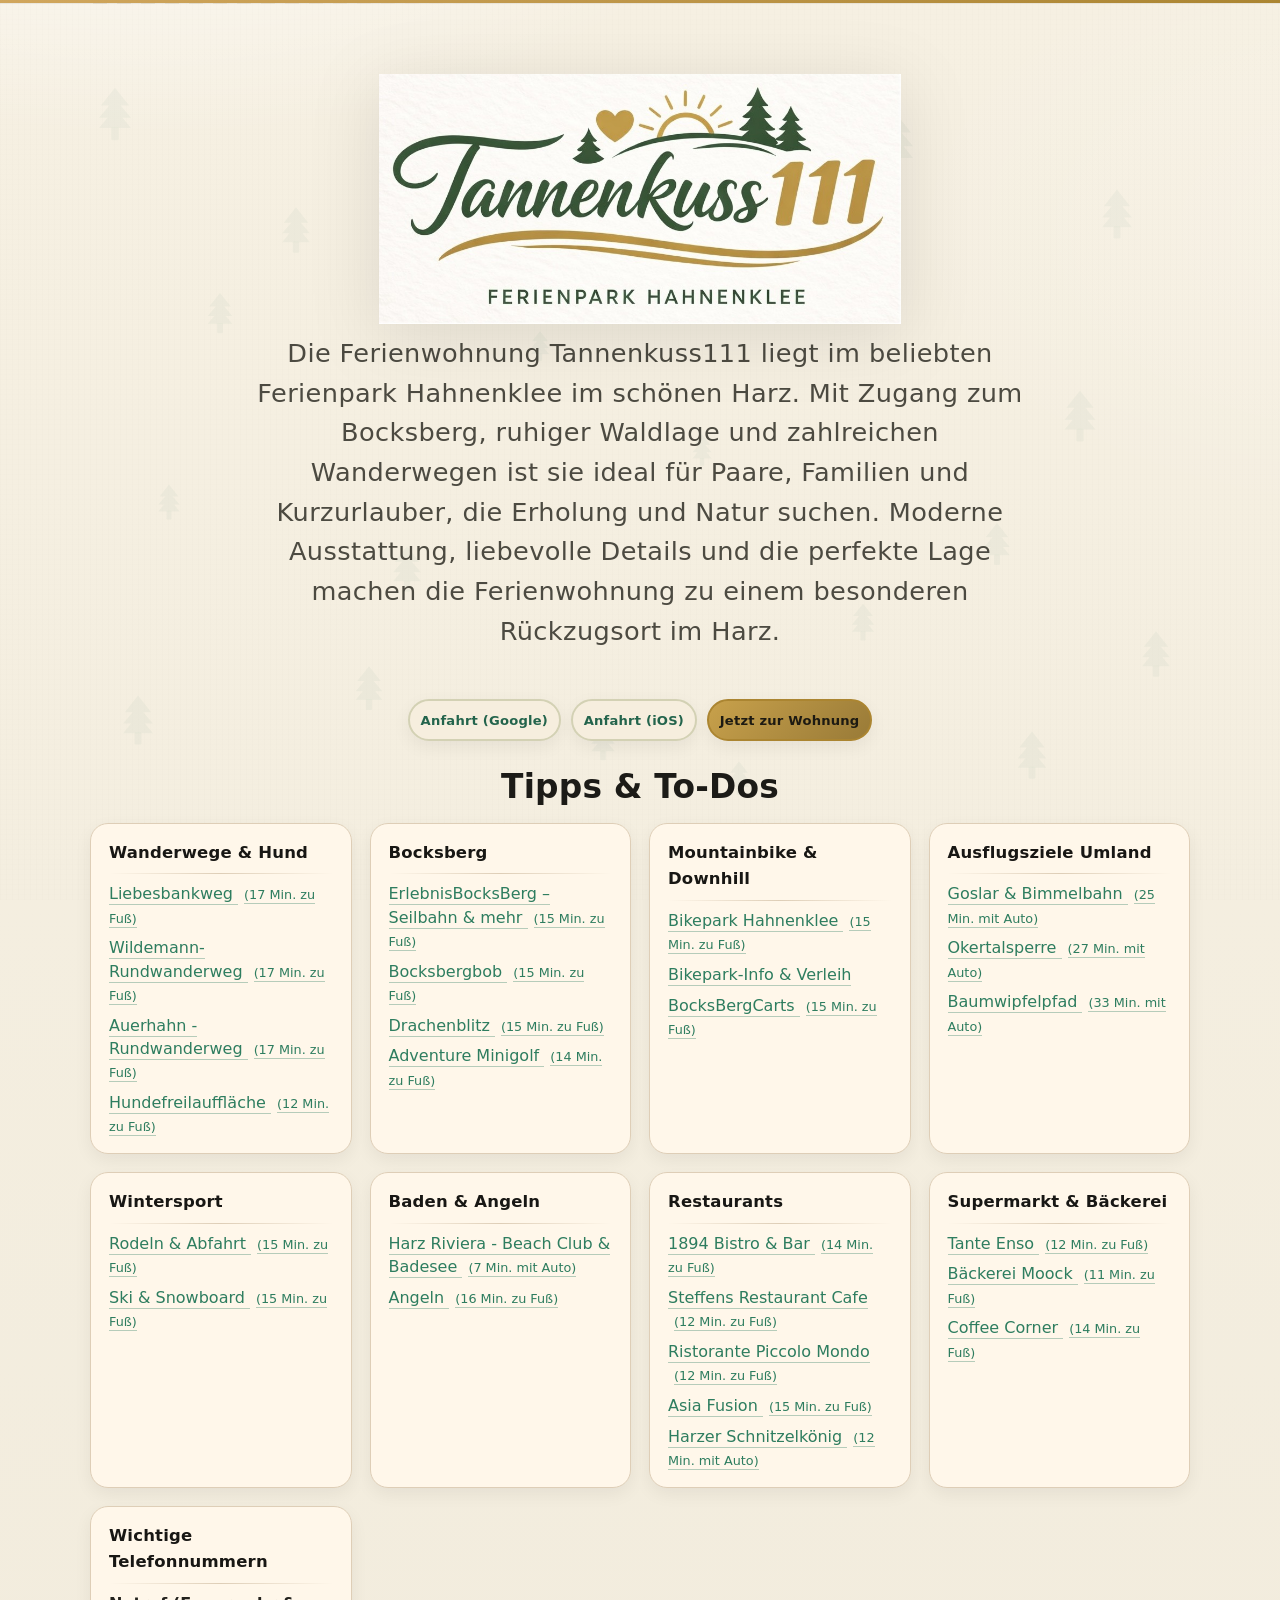
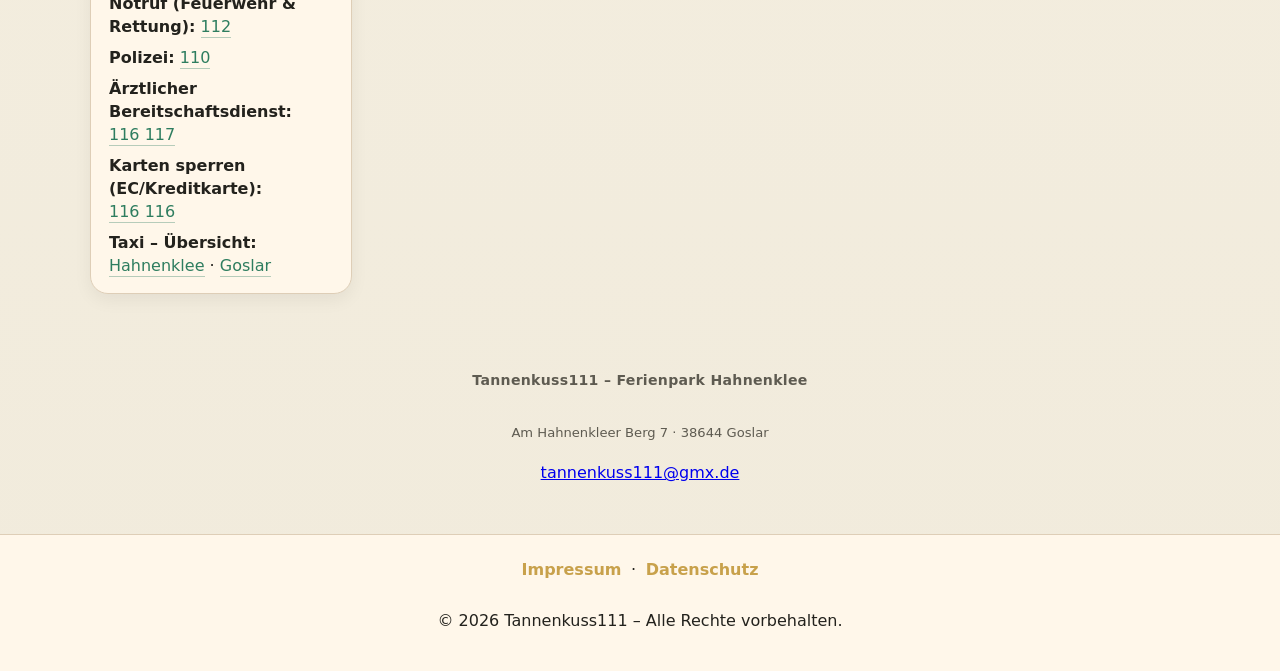
<file: index.html>
<!doctype html>
<html lang="de">
<head>
<!-- Standard SVG Favicon -->
<link rel="icon" type="image/svg+xml" href="assets/favicon.svg">

<!-- PNG Fallback 32x32 -->
<link rel="icon" type="image/png" sizes="32x32" href="assets/favicon-32.png">

<!-- Apple iPhone / iPad Icon -->
<link rel="apple-touch-icon" href="assets/apple-touch-icon.png">

<!-- Android / Chrome Icon -->
<link rel="icon" type="image/png" sizes="192x192" href="assets/icon-192.png">

  <meta charset="utf-8">
  <meta name="viewport" content="width=device-width, initial-scale=1">
  <title>Tannenkuss111 – Ferienwohnung Hahnenklee | Harz</title>

  <meta name="description" content="Tannenkuss111 – Moderne & ruhige Ferienwohnung im Ferienpark Hahnenklee im Harz. Perfekt für Erholung, Wandern & Natur.">

  <meta name="robots" content="index, follow">

  <meta property="og:title" content="Tannenkuss111 – Ferienwohnung Hahnenklee">
  <meta property="og:description" content="Moderne Ferienwohnung im Harz. Perfekt zum Entspannen und Wandern.">
  <meta property="og:image" content="https://tannenkuss111.de/assets/tkus111.jpg">
  <meta property="og:url" content="https://tannenkuss111.de/">
  <meta property="og:type" content="website">

  <link rel="canonical" href="https://tannenkuss111.de/">

  <!-- WICHTIG: CSS EINBINDEN -->
  <link rel="stylesheet" href="styles.css">
</head>

<body>
  <a class="skip-link" href="#content">Zum Inhalt springen</a>

  <header class="topbar" aria-label="Kopfbereich">
    <div class="container">
      <div class="brand-dots" aria-hidden="true"></div>
    </div>
  </header>

  <main id="content">
<!-- HERO -->
<section class="hero reveal" aria-label="Tannenkuss111 Übersicht">
  <div class="container hero-inner">

    <!-- Logo wieder richtig -->
    <img class="logo" src="assets/tkus111.jpg" alt="Tannenkuss111 Logo">

    <!-- Neuer schöner Schreibschrift-Text, zentriert -->
<p class="hero-text">
  Die Ferienwohnung Tannenkuss111 liegt im beliebten Ferienpark Hahnenklee im schönen Harz.  
  Mit Zugang zum Bocksberg, ruhiger Waldlage und zahlreichen Wanderwegen ist sie ideal für Paare, Familien und Kurzurlauber, die Erholung und Natur suchen.  
  Moderne Ausstattung, liebevolle Details und die perfekte Lage machen die Ferienwohnung zu einem besonderen Rückzugsort im Harz.
</p>
  </div>
</section>
    <!-- Reihenfolge: Google → Airbnb → Apple (Apple mit Airbnb getauscht) -->
        <div class="cta-buttons" role="group" aria-label="Schnellzugriff">
          <a id="googleLink" class="btn btn-map" href="#" target="_blank" rel="noopener">Anfahrt&nbsp;(Google)</a>
          <a id="appleLink" class="btn btn-map" href="#" target="_blank" rel="noopener">Anfahrt&nbsp;(iOS)</a>
          <a id="airbnbLink" class="btn btn-primary" href="#" target="_blank" rel="noopener">Jetzt zur Wohnung</a>  
        </div>
      </div>
    </section>

    <!-- TIPPS -->
    <section class="tips section-pad reveal" aria-labelledby="tips-heading">
      <div class="container">
        <h2 id="tips-heading" class="section-title section-title-center">Tipps &amp; To‑Dos</h2>

        <div class="tip-groups">

          <!-- Wanderwege &amp; Hund -->
          <article class="tip-card">
            <h3>Wanderwege &amp; Hund</h3>
            <ul class="linklist">
     <li>
  <a href="https://www.liebesbankweg.de/" target="_blank" rel="noopener">
    Liebesbankweg
</a>
  <a class="dist" href="https://maps.apple.com/?saddr=Am+Hahnenkleer+Berg+7+Hahnenklee&daddr=Stabkirche+Hahnenklee&dirflg=w" target="_blank" rel="noopener">
    (17 Min. zu Fuß)
  </a>
</li>
    <li>
  <a href="https://www.harzinfo.de/erlebnisse/tour/wildemann-rundwanderweg-hahnenklee-nach-wildemann" target="_blank" rel="noopener">
    Wildemann-Rundwanderweg
</a>
  <a class="dist" href="https://maps.apple.com/?saddr=Am+Hahnenkleer+Berg+7+Hahnenklee&daddr=Stabkirche+Hahnenklee&dirflg=w" target="_blank" rel="noopener">
    (17 Min. zu Fuß)
  </a>
</li>

     <li>
  <a href="https://touren.harzinfo.de/de/tour/wanderung/auerhahn-rundwanderweg-auerhahn-um-hahnenklee/13100515/#dmdtab=oax-tab1" target="_blank" rel="noopener">
    Auerhahn - Rundwanderweg
</a>
  <a class="dist" href="https://maps.apple.com/?saddr=Am+Hahnenkleer+Berg+7+Hahnenklee&daddr=Stabkirche+Hahnenklee&dirflg=w" target="_blank" rel="noopener">
    (17 Min. zu Fuß)
  </a>
</li>
              <li>
  <a href="https://www.hahnenklee.de/natur/freizeitaktiviaeten-hahnenklee/hundefreilaufflaeche" target="_blank" rel="noopener">
    Hundefreilauffläche
</a>
  <a class="dist" href="https://maps.apple.com/?saddr=Am+Hahnenkleer+Berg+7+Hahnenklee&daddr=Lautenthaler+Straße+16+Hahnenklee&dirflg=w" target="_blank" rel="noopener">
    (12 Min. zu Fuß)
  </a>
</li>
            </ul>
          </article>

          <!-- Bocksberg -->
          <article class="tip-card">
            <h3>Bocksberg</h3>
            <ul class="linklist">
              <li>
  <a href="https://www.erlebnisbocksberg.de/sommersaison/kabinenbahn/" target="_blank" rel="noopener">
    ErlebnisBocksBerg – Seilbahn & mehr
</a>
  <a class="dist" href="https://maps.apple.com/?saddr=Am+Hahnenkleer+Berg+7+Hahnenklee&daddr=Rathausstraße+6+Hahnenklee&dirflg=w" target="_blank" rel="noopener">
    (15 Min. zu Fuß)
  </a>
</li>
              <li>
  <a href="https://www.erlebnisbocksberg.de/sommersaison/sommerrodelbahn/" target="_blank" rel="noopener">
    Bocksbergbob
</a>
  <a class="dist" href="https://maps.apple.com/?saddr=Am+Hahnenkleer+Berg+7+Hahnenklee&daddr=Rathausstraße+6+Hahnenklee&dirflg=w" target="_blank" rel="noopener">
    (15 Min. zu Fuß)
  </a>
</li>

              <li>
  <a href="https://www.erlebnisbocksberg.de/sommersaison/drachenblitz-sommerrodelbahn-2-0/" target="_blank" rel="noopener">
   Drachenblitz
</a>
  <a class="dist" href="https://maps.apple.com/?saddr=Am+Hahnenkleer+Berg+7+Hahnenklee&daddr=Rathausstraße+6+Hahnenklee&dirflg=w" target="_blank" rel="noopener">
    (15 Min. zu Fuß)
  </a>
</li>
              <li>
  <a href="https://harzspots.com/attraktionen/outdoor/spot/adventure-golf-anlage/" target="_blank" rel="noopener">
   Adventure Minigolf
</a>
  <a class="dist" href="https://maps.apple.com/?saddr=Am+Hahnenkleer+Berg+7+Hahnenklee&daddr=Rathausstraße+8+Hahnenklee&dirflg=w" target="_blank" rel="noopener">
    (14 Min. zu Fuß)
  </a>
</li>
            </ul>
          </article>

          <!-- Mountainbike -->
          <article class="tip-card">
            <h3>Mountainbike &amp; Downhill</h3>
            <ul class="linklist">
        <li>
  <a href="https://bikepark-hahnenklee.de/" target="_blank" rel="noopener">
   Bikepark Hahnenklee
</a>
  <a class="dist" href="https://maps.apple.com/?saddr=Am+Hahnenkleer+Berg+7+Hahnenklee&daddr=Rathausstraße+6+Hahnenklee&dirflg=w" target="_blank" rel="noopener">
    (15 Min. zu Fuß)
  </a>
</li>
              <li><a href="https://www.erlebnisbocksberg.de/sommersaison/bikepark-bikeshop/" target="_blank" rel="noopener">Bikepark‑Info &amp; Verleih</a></li>
              <li>
  <a href="https://www.erlebnisbocksberg.de/sommersaison/bocksbergcarts/" target="_blank" rel="noopener">
   BocksBergCarts
</a>
  <a class="dist" href="https://maps.apple.com/?saddr=Am+Hahnenkleer+Berg+7+Hahnenklee&daddr=Rathausstraße+6+Hahnenklee&dirflg=w" target="_blank" rel="noopener">
    (15 Min. zu Fuß)
  </a>
</li>
            </ul>
          </article>
          
          <!-- Ausflugsziele Umland -->
          <article class="tip-card">
            <h3>Ausflugsziele Umland</h3>
            <ul class="linklist">
              <li>
  <a href="https://www.hahnenklee.de/natur/ausflugsziele-in-der-region/38-goslar-und-den-harz-erfahren-mit-der-bimmelbahn" target="_blank" rel="noopener">
   Goslar & Bimmelbahn
</a>
  <a class="dist" href="https://maps.apple.com/?saddr=Am+Hahnenkleer+Berg+7+Hahnenklee&daddr=Charley+Jacob+Straße+3+goslar&dirflg=d" target="_blank" rel="noopener">
    (25 Min. mit Auto)
  </a>
</li>
              <li>
  <a href="https://harzspots.com/erkunden/ausflugsziele/spot/okertalsperre/" target="_blank" rel="noopener">
   Okertalsperre
</a>
  <a class="dist" href="https://maps.apple.com/?saddr=Am+Hahnenkleer+Berg+7+Hahnenklee&daddr=Okertalsperre&dirflg=d" target="_blank" rel="noopener">
    (27 Min. mit Auto)
  </a>
</li>
              <li>
  <a href="https://www.baumwipfelpfad-harz.de/" target="_blank" rel="noopener">
   Baumwipfelpfad
</a>
  <a class="dist" href="https://maps.apple.com/?saddr=Am+Hahnenkleer+Berg+7+Hahnenklee&daddr=Nordhäuser+Straße+2C+bad+harzburg&dirflg=d" target="_blank" rel="noopener">
    (33 Min. mit Auto)
  </a>
</li>
            </ul>
          </article>

          <!-- Wintersport -->
          <article class="tip-card">
            <h3>Wintersport</h3>
            <ul class="linklist">
              <li>
  <a href="https://www.hahnenklee.de/natur/wintersport/abfahrt-rodeln" target="_blank" rel="noopener">
   Rodeln & Abfahrt
</a>
  <a class="dist" href="https://maps.apple.com/?saddr=Am+Hahnenkleer+Berg+7+Hahnenklee&daddr=Rathausstraße+6+Hahnenklee&dirflg=w" target="_blank" rel="noopener">
    (15 Min. zu Fuß)
  </a>
</li>
              <li>
  <a href="https://www.erlebnisbocksberg.de/wintersaison/ski-und-wintervergnuegen/" target="_blank" rel="noopener">
   Ski & Snowboard
</a>
  <a class="dist" href="https://maps.apple.com/?saddr=Am+Hahnenkleer+Berg+7+Hahnenklee&daddr=Rathausstraße+6+Hahnenklee&dirflg=w" target="_blank" rel="noopener">
    (15 Min. zu Fuß)
  </a>
</li>
            </ul>
          </article>

          <!-- Baden &amp; Angeln -->
          <article class="tip-card">
            <h3>Baden &amp; Angeln</h3>
            <ul class="linklist">
             <li>
                 <a href="https://www.harzriviera.de/" target="_blank" rel="noopener">
   Harz Riviera - Beach Club & Badesee
</a>
  <a class="dist" href="https://maps.apple.com/?saddr=Am+Hahnenkleer+Berg+7+Hahnenklee&daddr=Harz+Riviera+Beach+Club&dirflg=d" target="_blank" rel="noopener">
    (7 Min. mit Auto)
  </a>
</li>
              <li>
  <a href="https://www.hahnenklee.de/aktiv-erleben/wasseraktivitaeten/angeln-in-hahnenklee/" target="_blank" rel="noopener">
   Angeln
</a>
  <a class="dist" href="https://maps.apple.com/?saddr=Am+Hahnenkleer+Berg+7+Hahnenklee&daddr=Kranicher+Teich+Hahnenklee&dirflg=w" target="_blank" rel="noopener">
    (16 Min. zu Fuß)
  </a>
</li>
            </ul>
          </article>

          <!-- Restaurants -->
          <article class="tip-card">
            <h3>Restaurants</h3>
            <ul class="linklist">
<li>
  <a href="https://www.1894bistrobar.de/" target="_blank" rel="noopener">
    1894 Bistro & Bar
</a>
  <a class="dist" href="https://maps.apple.com/?saddr=Am+Hahnenkleer+Berg+7+Hahnenklee&daddr=1894+Bistro+%26+Bar+Hahnenklee&dirflg=w" target="_blank" rel="noopener">
    (14 Min. zu Fuß)
  </a>
</li>
<li>
  <a href="https://www.steffens-hotel.de/" target="_blank" rel="noopener">
    Steffens Restaurant Cafe
</a>
  <a class="dist" href="https://maps.apple.com/?saddr=Am+Hahnenkleer+Berg+7+Hahnenklee&daddr=SteffensHotel+Restaurant+Cafe+Hahnenklee&dirflg=w" target="_blank" rel="noopener">
    (12 Min. zu Fuß)
  </a>
</li>
 <li>
  <a href="https://www.tripadvisor.de/Restaurant_Review-g198399-d4597108-Reviews-Piccolo_Mondo_Hahnenklee-Goslar_Lower_Saxony.html" target="_blank" rel="noopener">
    Ristorante Piccolo Mondo
</a>
  <a class="dist" href="https://maps.apple.com/?saddr=Am+Hahnenkleer+Berg+7+Hahnenklee&daddr=Kurhausweg+1+38644+Goslar&dirflg=w" target="_blank" rel="noopener">
    (12 Min. zu Fuß)
  </a>
</li>
  <li>
  <a href="https://68asiafusion.com/menu-pdf.html" target="_blank" rel="noopener">
    Asia Fusion
</a>
  <a class="dist" href="https://maps.apple.com/?saddr=Am+Hahnenkleer+Berg+7+Hahnenklee&daddr=Rathausstr.+7+Hahnenklee&dirflg=w" target="_blank" rel="noopener">
    (15 Min. zu Fuß)
  </a>
  </li>
    <li>
  <a href="https://www.harzer-schnitzelkoenig.de/" target="_blank" rel="noopener">
    Harzer Schnitzelkönig
</a>
  <a class="dist" href="https://maps.apple.com/?saddr=Am+Hahnenkleer+Berg+7+Hahnenklee&daddr=Wildemanner+Str.9+38685+Lautenthal&dirflg=d" target="_blank" rel="noopener">
    (12 Min. mit Auto)
  </a>
</li>
            </ul>
          </article>
          
          <!-- Supermarkt &amp; Bäckerei -->
          <article class="tip-card">
            <h3>Supermarkt &amp; Bäckerei</h3>
            <ul class="linklist">
              <li>
  <a href="https://www.tanteenso.de/content/tanteenso/standorte/hahnenklee" target="_blank" rel="noopener">
   Tante Enso
</a>
  <a class="dist" href="https://maps.apple.com/?saddr=Am+Hahnenkleer+Berg+7+Hahnenklee&daddr=Rathausstraße+21+Hahnenklee&dirflg=w" target="_blank" rel="noopener">
    (12 Min. zu Fuß)
  </a>
</li>
              <li>
  <a href="https://www.baeckerei-moock.de/baeckereien-cafes-im-harz/#hahnenklee" target="_blank" rel="noopener">
   Bäckerei Moock
</a>
  <a class="dist" href="https://maps.apple.com/?saddr=Am+Hahnenkleer+Berg+7+Hahnenklee&daddr=Hindenburgplatz+1+Hahnenklee&dirflg=w" target="_blank" rel="noopener">
    (11 Min. zu Fuß)
  </a>
</li>
              <li>
  <a href="https://de.restaurantguru.com/Coffee-Corner-Hahnenklee-Goslar" target="_blank" rel="noopener">
   Coffee Corner
</a>
  <a class="dist" href="https://maps.apple.com/?saddr=Am+Hahnenkleer+Berg+7+Hahnenklee&daddr=Rathausstraße+13+Hahnenklee&dirflg=w" target="_blank" rel="noopener">
    (14 Min. zu Fuß)
  </a>
</li>

            </ul>
          </article>

          <!-- Wichtige Telefonnummern -->
          <article class="tip-card">
            <h3>Wichtige Telefonnummern</h3>
            <ul class="linklist">
              <li><strong>Notruf (Feuerwehr &amp; Rettung):</strong> <a href="tel:112">112</a></li>
              <li><strong>Polizei:</strong> <a href="tel:110">110</a></li>
              <li><strong>Ärztlicher Bereitschaftsdienst:</strong> <a href="tel:116117">116&nbsp;117</a></li>
              <li><strong>Karten sperren (EC/Kreditkarte):</strong> <a href="tel:116116">116&nbsp;116</a></li>
              <li><strong>Taxi – Übersicht:</strong>
                <a href="https://www.google.com/maps/search/Taxi+Hahnenklee" target="_blank" rel="noopener">Hahnenklee</a> ·
                <a href="https://www.google.com/maps/search/Taxi+Goslar" target="_blank" rel="noopener">Goslar</a>
              </li>
            </ul>
          </article>
        </div>
      </div>
    </section>

    <!-- Adresse -->
    <section class="address section-pad reveal" aria-label="Adresse Tannenkuss111">
      <div class="container address-inner">
        <p class="address-title">Tannenkuss111 – Ferienpark Hahnenklee</p>
        <p class="address-lines">Am Hahnenkleer Berg 7 · 38644 Goslar</p>
        <a href="mailto:tannenkuss111@gmx.de">tannenkuss111@gmx.de</a>
      </div>
    </section>
  </main>

  <footer class="site-footer reveal" aria-label="Fußbereich">
    <div class="container footer-inner">
      <nav aria-label="Rechtliches">
        <a href="impressum.html">Impressum</a>
        <span aria-hidden="true">·</span>
        <a href="datenschutz.html">Datenschutz</a>
      </nav>
      <p class="copyright">© <span id="year"></span> Tannenkuss111 – Alle Rechte vorbehalten.</p>
    </div>
  </footer>

  <script>
    // Jahr im Footer
    document.getElementById('year').textContent = new Date().getFullYear();

    // Links aus TK_CONFIG setzen (Directions-Links für Apple & Google + Airbnb)
    (function(){
      const cfg = window.TK_CONFIG || {};

      // Ziel (Adresse oder Koordinaten) aufbereiten
      const hasLatLng = cfg.latlng && /-?\d+\.?\d*,\s*-?\d+\.?\d*/.test(cfg.latlng);
      const destRaw = hasLatLng ? cfg.latlng.replace(/\s+/g,'') : (cfg.destinationAddress || '').trim();
      const destEncoded = encodeURIComponent(destRaw || 'Tannenkuss111 Ferienpark Hahnenklee');

      // Google: DIRECTIONS
      const g = document.getElementById('googleLink');
      if (g) g.href = "https://www.google.com/maps/dir/?api=1&destination=Am+Hahnenkleer+Berg+7%2C+38644+Goslar";

      // Apple: DIREKT Routenplaner
      const apple = document.getElementById('appleLink');
      if (apple) apple.href = "https://maps.apple.com/?daddr=Am+Hahnenkleer+Berg+7%2C+38644+Goslar";

      // Airbnb
      const ab = document.getElementById('airbnbLink');
      if (ab) ab.href = "https://tannenkuss111.github.io/tannenkuss111-Bilder/";
    })();

    // Reveal-Animation
    (function(){
      const els = document.querySelectorAll('.reveal');
      if (!('IntersectionObserver' in window)) { els.forEach(el => el.classList.add('revealed')); return; }
      const io = new IntersectionObserver((entries)=>{
        for (const e of entries){
          if (e.isIntersecting){ e.target.classList.add('revealed'); io.unobserve(e.target); }
        }
      }, {threshold: 0.01});
      els.forEach(el => io.observe(el));
    })();
  </script>
</body>
</html>
</file>
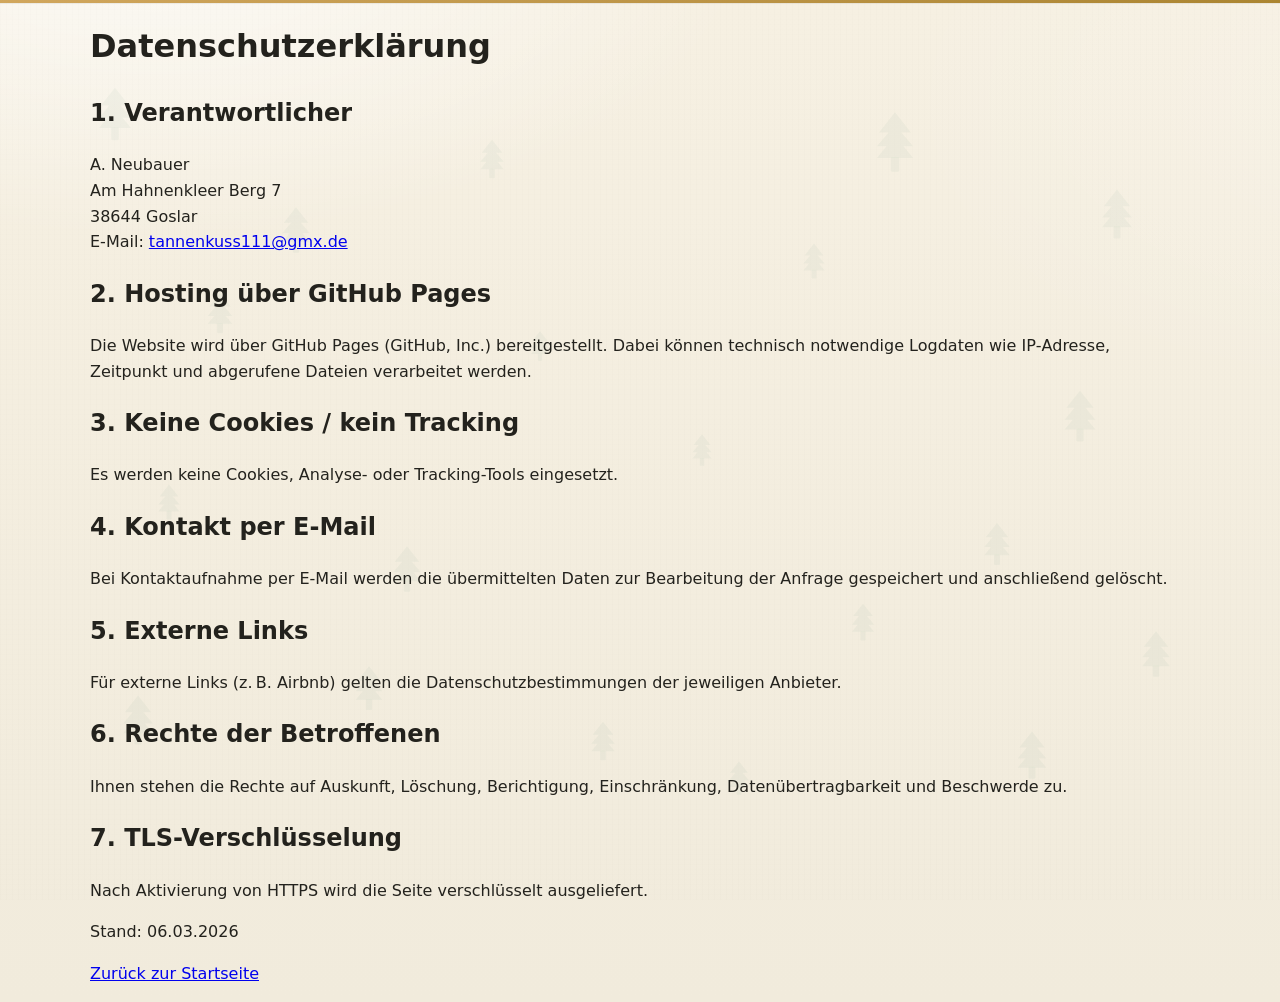
<file: datenschutz.html>
<!doctype html>
<html lang="de">
<head>
  <meta charset="utf-8">
  <meta name="viewport" content="width=device-width, initial-scale=1">
  <title>Datenschutz – Tannenkuss111</title>
  <link rel="stylesheet" href="styles.css">
</head>
<body>
  <main class="container card">
    <h1>Datenschutzerklärung</h1>

    <h2>1. Verantwortlicher</h2>
    <p>
      A. Neubauer<br>
      Am Hahnenkleer Berg 7<br>
      38644 Goslar<br>
      E‑Mail: <a href="mailto:tannenkuss111@gmx.de">tannenkuss111@gmx.de</a>
    </p>

    <h2>2. Hosting über GitHub Pages</h2>
    <p>
      Die Website wird über GitHub Pages (GitHub, Inc.) bereitgestellt. Dabei können technisch notwendige Logdaten
      wie IP‑Adresse, Zeitpunkt und abgerufene Dateien verarbeitet werden.
    </p>

    <h2>3. Keine Cookies / kein Tracking</h2>
    <p>Es werden keine Cookies, Analyse- oder Tracking-Tools eingesetzt.</p>

    <h2>4. Kontakt per E-Mail</h2>
    <p>
      Bei Kontaktaufnahme per E-Mail werden die übermittelten Daten zur Bearbeitung der Anfrage gespeichert und anschließend gelöscht.
    </p>

    <h2>5. Externe Links</h2>
    <p>
      Für externe Links (z. B. Airbnb) gelten die Datenschutzbestimmungen der jeweiligen Anbieter.
    </p>

    <h2>6. Rechte der Betroffenen</h2>
    <p>
      Ihnen stehen die Rechte auf Auskunft, Löschung, Berichtigung, Einschränkung, Datenübertragbarkeit und Beschwerde zu.
    </p>

    <h2>7. TLS-Verschlüsselung</h2>
    <p>
      Nach Aktivierung von HTTPS wird die Seite verschlüsselt ausgeliefert.
    </p>

    <p class="muted">Stand: 06.03.2026</p>

    <p><a href="index.html">Zurück zur Startseite</a></p>
  </main>
</body>

</html>
</file>
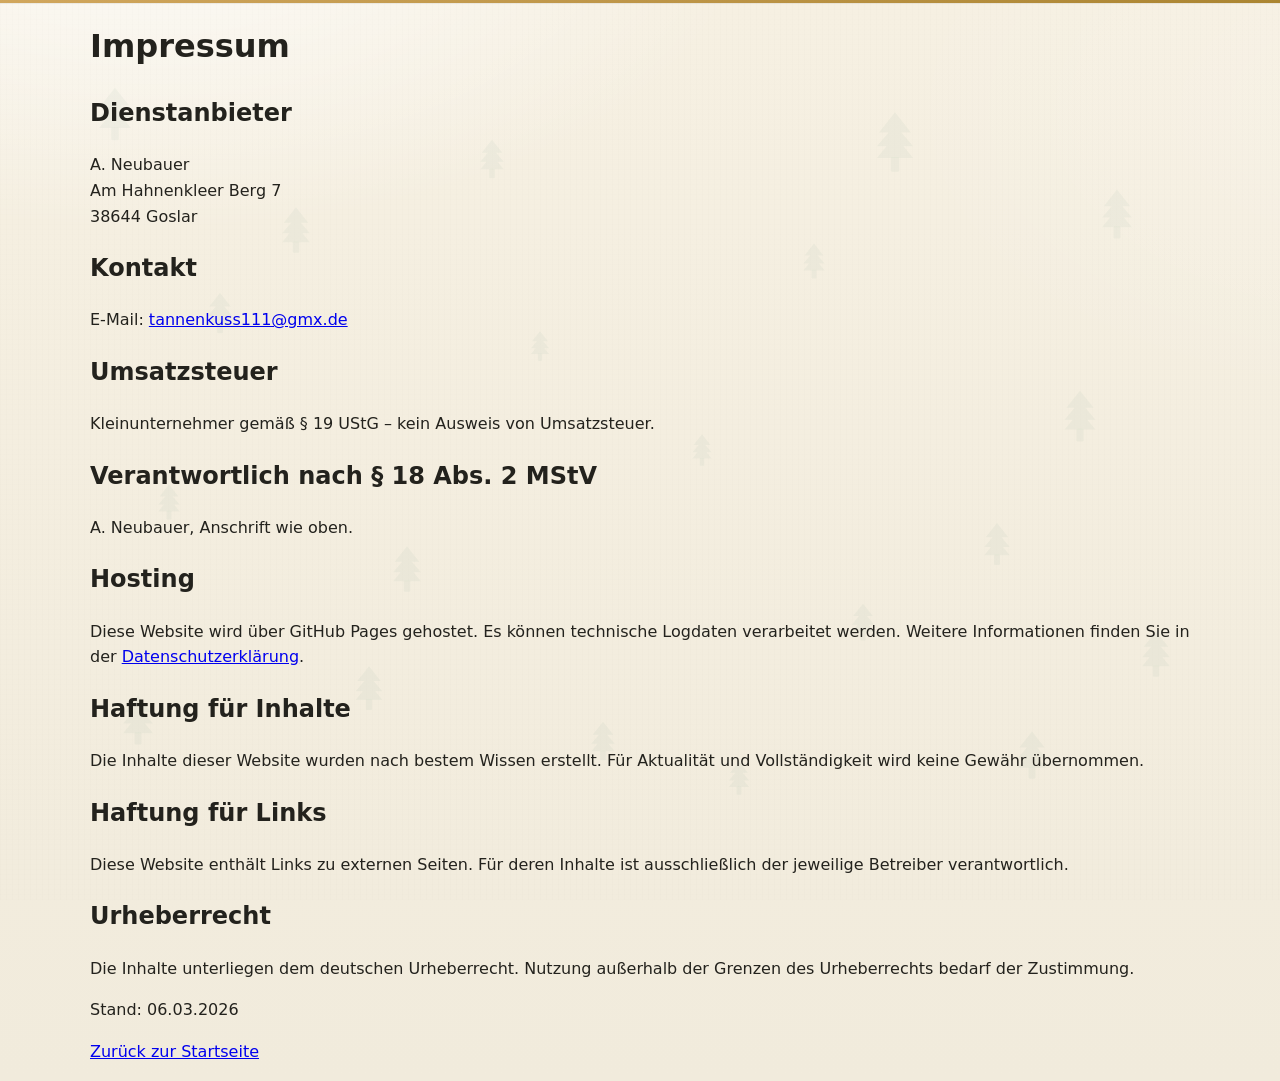
<file: impressum.html>
<!doctype html>
<html lang="de">
<head>
  <meta charset="utf-8">
  <meta name="viewport" content="width=device-width, initial-scale=1">
  <title>Impressum – Tannenkuss111</title>
  <link rel="stylesheet" href="styles.css">
</head>
<body>
  <main class="container card">
    <h1>Impressum</h1>

    <h2>Dienstanbieter</h2>
    <p>
      A. Neubauer<br>
      Am Hahnenkleer Berg 7<br>
      38644 Goslar
    </p>

    <h2>Kontakt</h2>
    <p>
      E‑Mail: <a href="mailto:tannenkuss111@gmx.de">tannenkuss111@gmx.de</a>
    </p>

    <h2>Umsatzsteuer</h2>
    <p>
      Kleinunternehmer gemäß § 19 UStG – kein Ausweis von Umsatzsteuer.
    </p>

    <h2>Verantwortlich nach § 18 Abs. 2 MStV</h2>
    <p>A. Neubauer, Anschrift wie oben.</p>

    <h2>Hosting</h2>
    <p>
      Diese Website wird über GitHub Pages gehostet. Es können technische Logdaten verarbeitet werden.
      Weitere Informationen finden Sie in der <a href="datenschutz.html">Datenschutzerklärung</a>.
    </p>

    <h2>Haftung für Inhalte</h2>
    <p>
      Die Inhalte dieser Website wurden nach bestem Wissen erstellt. Für Aktualität und Vollständigkeit wird keine Gewähr übernommen.
    </p>

    <h2>Haftung für Links</h2>
    <p>
      Diese Website enthält Links zu externen Seiten. Für deren Inhalte ist ausschließlich der jeweilige Betreiber verantwortlich.
    </p>

    <h2>Urheberrecht</h2>
    <p>
      Die Inhalte unterliegen dem deutschen Urheberrecht. Nutzung außerhalb der Grenzen des Urheberrechts bedarf der Zustimmung.
    </p>

    <p class="muted">Stand: 06.03.2026</p>

    <p><a href="index.html">Zurück zur Startseite</a></p>
  </main>
</body>

</html>
</file>
<file: styles.css>
/* =============================
   Tannenkuss111 – modern, warm, logo-inspiriert
   - Warmbeiger Hintergrund + dezentes Papierkorn
   - Dünne Gold-Top-Border
   - 20 Tannen (größer & etwas dunkler) – jetzt einen Tick heller
   - Hero → Tipps Abstand kompakt
   - Maps-Buttons heller (zum Logo-Hintergrund passend)
============================== */

:root{
  --ink:#23221d; --muted:#5e5b51;
  --cream:#f1ebdc;              /* Grundfläche (warm) */
  --paper:#fff7ea;              /* Cards / Kontrast */
  --line:#deceb7;               /* feine Linien */

  --gold:#c8a14b; --gold-700:#ab8531;
  --green:#2e7d5f; --green-700:#23644c;

  --ring: color-mix(in oklch, var(--green) 62%, white);
  --shadow-sm:0 6px 18px rgba(0,0,0,.06);
  --shadow-md:0 18px 40px rgba(0,0,0,.10);
  --radius-lg:18px;

  /* Tanne als Data-URI (leicht heller gemacht: opacity im SVG reduziert) */
  --tree-svg: url("data:image/svg+xml;utf8,\
<svg xmlns='http://www.w3.org/2000/svg' viewBox='0 0 64 64'>\
<path d='M32 4l15 19h-9l11 13h-9l9 11H15l9-11h-9l11-13h-9L32 4z' fill='%232e7d5f' opacity='0.30'/>\
<rect x='28' y='46' width='8' height='14' rx='1.5' fill='%232e7d5f' opacity='0.30'/>\
</svg>");
}

*{box-sizing:border-box}
html{scroll-behavior:smooth}
body{
  margin:0; color:var(--ink);
  font-family: ui-sans-serif, system-ui, -apple-system, Segoe UI, Roboto, Helvetica, Arial, 'Apple Color Emoji','Segoe UI Emoji';
  line-height:1.6;

  /* Warm & ruhig */
  background:
    radial-gradient(1100px 580px at 12% -8%, #ffffffb3, transparent 55%),
    radial-gradient(900px 520px at 110% 10%, #ffffff26 0, transparent 60%),
    linear-gradient(180deg, #f6f0e2, var(--cream));
}

/* Dünne Gold-Top-Border */
body::after{
  content:""; position:fixed; left:0; top:0; right:0; height:3px; z-index:9999;
  background: linear-gradient(90deg, color-mix(in oklch, var(--gold) 92%, #fff), var(--gold-700));
  box-shadow: 0 1px 0 rgba(0,0,0,.05);
  pointer-events:none;
}

/* 20 Tannen + Paper Grain – fixiert hinter allem */
html::before{
  content:""; position:fixed; inset:0; z-index:-2; pointer-events:none;

  background-image:
    var(--tree-svg), var(--tree-svg), var(--tree-svg), var(--tree-svg),
    var(--tree-svg), var(--tree-svg), var(--tree-svg), var(--tree-svg),
    var(--tree-svg), var(--tree-svg), var(--tree-svg), var(--tree-svg),
    var(--tree-svg), var(--tree-svg), var(--tree-svg), var(--tree-svg),
    var(--tree-svg), var(--tree-svg), var(--tree-svg), var(--tree-svg),
    /* feines Papierkorn */
    repeating-linear-gradient(90deg, #00000010 0 1px, #0000 1px 6px),
    repeating-linear-gradient(0deg,  #00000008 0 1px, #0000 1px 5px);

  background-repeat:
    no-repeat, no-repeat, no-repeat, no-repeat,
    no-repeat, no-repeat, no-repeat, no-repeat,
    no-repeat, no-repeat, no-repeat, no-repeat,
    no-repeat, no-repeat, no-repeat, no-repeat,
    no-repeat, no-repeat, no-repeat, no-repeat,
    repeat, repeat;

  /* Größen (doppelt, wie gewünscht) */
  background-size:
    60px, 52px, 44px, 68px,
    56px, 40px, 52px, 36px,
    48px, 56px, 44px, 52px,
    46px, 40px, 58px, 34px,
    50px, 42px, 38px, 54px,
    auto,  auto;

  background-position:
    7% 10%, 22% 24%, 38% 16%, 71% 13%,
    89% 22%, 12% 56%, 31% 64%, 55% 50%,
    79% 61%, 9% 82%, 47% 84%, 92% 74%,
    16% 34%, 64% 28%, 86% 46%, 42% 38%,
    28% 78%, 68% 70%, 58% 88%, 82% 86%,
    0 0, 0 0;

  /* Sichtbarkeit einen Tick heller als zuvor */
  opacity:.14; /* ggf. mit .12/.16 feinjustieren */
  filter: saturate(0.95);
}

/* Container & Grundlayout */
.container{width:min(1100px,92%); margin-inline:auto}
.skip-link{position:absolute; inset:auto auto auto -9999px; background:#fff; padding:.6rem 1rem; border-radius:.75rem; box-shadow:var(--shadow-sm)}
.skip-link:focus{left:14px; top:14px; outline:3px solid var(--ring); z-index:1000}

.topbar{position:sticky; top:0; z-index:50; backdrop-filter:saturate(1.05) blur(6px)}
.brand-dots{height:4px; width:100%;
  background:
    linear-gradient(90deg, color-mix(in oklch, var(--green) 46%, white), transparent 30%),
    linear-gradient(90deg, color-mix(in oklch, var(--gold) 60%, white), transparent 40%);
  mask: radial-gradient(7px 7px at 10px 50%, #000 98%, transparent 100%) repeat-x left center / 24px 10px;
  opacity:.22;
}

/* HERO – kompakter Abstand */
.hero{position:relative; padding-top: clamp(18px, 6vw, 70px); padding-bottom: clamp(12px, 2.4vw, 18px)}
.hero-inner{display:flex; flex-direction:column; align-items:center; gap:10px}
.logo{display:block; width:min(540px,86vw); max-height:250px; object-fit:contain; filter: drop-shadow(0 12px 34px rgba(0,0,0,.10))}

/* Claim in leichter Schreibschrift (systemnah, ohne externe Fonts) */
.hero-sub{
  margin:6px 0 6px;
  font-size:clamp(1.0rem,2.6vw,2.0rem);
  color:var(--muted);
  letter-spacing:.2px;
  font-family: 'Montserrat', Arial, sans-serif ;justify;
  font-weight: 500;
}

/* CTA Buttons */
.cta-buttons{display:flex; flex-wrap:wrap; gap:10px; justify-content:center; margin-bottom:8px}
.btn{
  display:inline-flex; align-items:center; justify-content:center;
  padding:.52rem .68rem; border-radius:999px; border:2px solid transparent;
  text-decoration:none; font-weight:700; letter-spacing:.2px; box-shadow:var(--shadow-sm);
  transition: transform .14s ease, background .2s ease, color .2s ease, border-color .2s ease, box-shadow .2s ease;
  font-size:.82rem;
}

/* Airbnb (Gold) */
.btn-primary{color:#1d1a12; border-color:var(--gold-700);
  background: linear-gradient(135deg, var(--gold), color-mix(in oklch, var(--gold) 82%, black));
}
.btn-primary:hover{transform:translateY(-1px); box-shadow:var(--shadow-md);
  background: linear-gradient(135deg, color-mix(in oklch, var(--gold) 88%, black), var(--gold-700));
}

/* Maps (Apple/Google) – HELLER, am Logo-Hintergrund (paper/cream) orientiert */
.btn-map{
  color: var(--green-700);
  background: color-mix(in oklch, var(--green) 6%, var(--paper));
  border-color: color-mix(in oklch, var(--green) 28%, var(--paper));
}
.btn-map:hover{
  transform:translateY(-1px); box-shadow:var(--shadow-md);
  background: color-mix(in oklch, var(--green) 10%, var(--paper));
  border-color: color-mix(in oklch, var(--green) 40%, var(--paper));
}
.btn:focus-visible{outline:3px solid var(--ring)}
.btn:active{transform:translateY(0)}

/* Sektionen */
.section-pad{padding-top: clamp(8px, 1.5vw, 12px); padding-bottom: 48px}
.section-title{margin:0 0 .6rem; font-size:clamp(1.35rem, 2.6vw, 2.05rem); font-weight:850; letter-spacing:.2px; color: color-mix(in oklch, var(--ink) 88%, black)}
.section-title-center{text-align:center}

/* Cards */
.tip-groups{display:grid; gap:18px; grid-template-columns:repeat(auto-fit, minmax(260px, 1fr))}
.tip-card{position:relative; background:var(--paper); border:1px solid var(--line); border-radius: var(--radius-lg); padding: 16px 18px; box-shadow: var(--shadow-sm); transition: transform .18s ease, box-shadow .2s ease, border-color .2s ease, background .2s ease}
.tip-card:hover{transform:translateY(-2px); box-shadow:var(--shadow-md); border-color: color-mix(in oklch, var(--gold) 28%, var(--line))}
.tip-card h3{margin:0 0 8px; font-size:1.03rem; font-weight:800; letter-spacing:.2px; color: color-mix(in oklch, var(--ink) 82%, black); position:relative; padding-bottom:8px}
.tip-card h3::after{content:""; position:absolute; left:0; right:0; bottom:0; height:1px; background: linear-gradient(90deg, #0000, var(--line), #0000)}

/* Links */
.linklist{list-style:none; padding:0; margin:0; display:grid; gap:.48rem}
.linklist li{line-height:1.45}
.linklist a{color: var(--green); text-decoration: none; border-bottom: 1px solid color-mix(in oklch, var(--green) 35%, transparent); padding-bottom: 1px; transition: color .18s ease, border-color .18s ease, background .18s ease; word-break: break-word; overflow-wrap: anywhere}
.linklist a:hover{color: var(--green-700); border-bottom-color: var(--green-700)}
.meta{color:var(--muted); font-size:.92em}

/* Adresse */
.address-inner{display:flex; flex-direction:column; align-items:center; text-align:center; gap:4px}
.address-title{font-size:.88rem; font-weight:820; letter-spacing:.3px; color:var(--muted)}
.address-lines{font-size:.82rem; color:var(--muted)}
.wa{font-size:.82rem}
.wa-link{color:var(--green); font-weight:700; text-decoration:none; border-bottom:1px solid color-mix(in oklch, var(--green) 40%, transparent)}
.wa-link:hover{color:var(--green-700); border-bottom-color: var(--green-700)}

/* Footer */
.site-footer{border-top:1px solid var(--line); background: var(--paper)}
.footer-inner{display:flex; flex-direction:column; gap:8px; align-items:center; padding:22px 0}
.site-footer a{color: var(--gold); font-weight:600; text-decoration:none; border-bottom:1px solid transparent}
.site-footer a:hover{text-decoration:none; border-bottom-color: color-mix(in oklch, var(--gold) 56%, transparent)}
.site-footer nav{display:flex; gap:.6rem; align-items:center}

/* Reveal */
.reveal{opacity:0; transform:translateY(12px); transition:opacity .5s ease, transform .6s ease}
.reveal.revealed{opacity:1; transform:none}

/* Small phones */
@media (max-width:380px){
  .btn{font-size:.8rem; padding:.48rem .62rem}
}

/* Reduced Motion */
@media (prefers-reduced-motion: reduce){
  html{scroll-behavior:auto}
  .reveal{opacity:1 !important; transform:none !important}
  .btn, .tip-card, .logo{transition:none !important}
}

/* --- Schön zentrierter Schreibschrift-Text unter dem Logo --- */
.hero-text {
  max-width: 800px;
  margin: 0 auto 30px;
  text-align: center;

  font-family: system-ui, -apple-system, "Segoe UI", Roboto, Arial, sans-serif;

  font-size: clamp(1.1rem, 2.2vw, 1.6rem);
  line-height: 1.55;
  letter-spacing: 0.4px;
  color: #4c4a41;
  padding: 0 16px;
}
.dist {
  font-size: 0.8em;
  color: #777;
  margin-left: 6px;
  text-decoration: none;
}

.dist:hover {
  text-decoration: underline;
}
</file>
